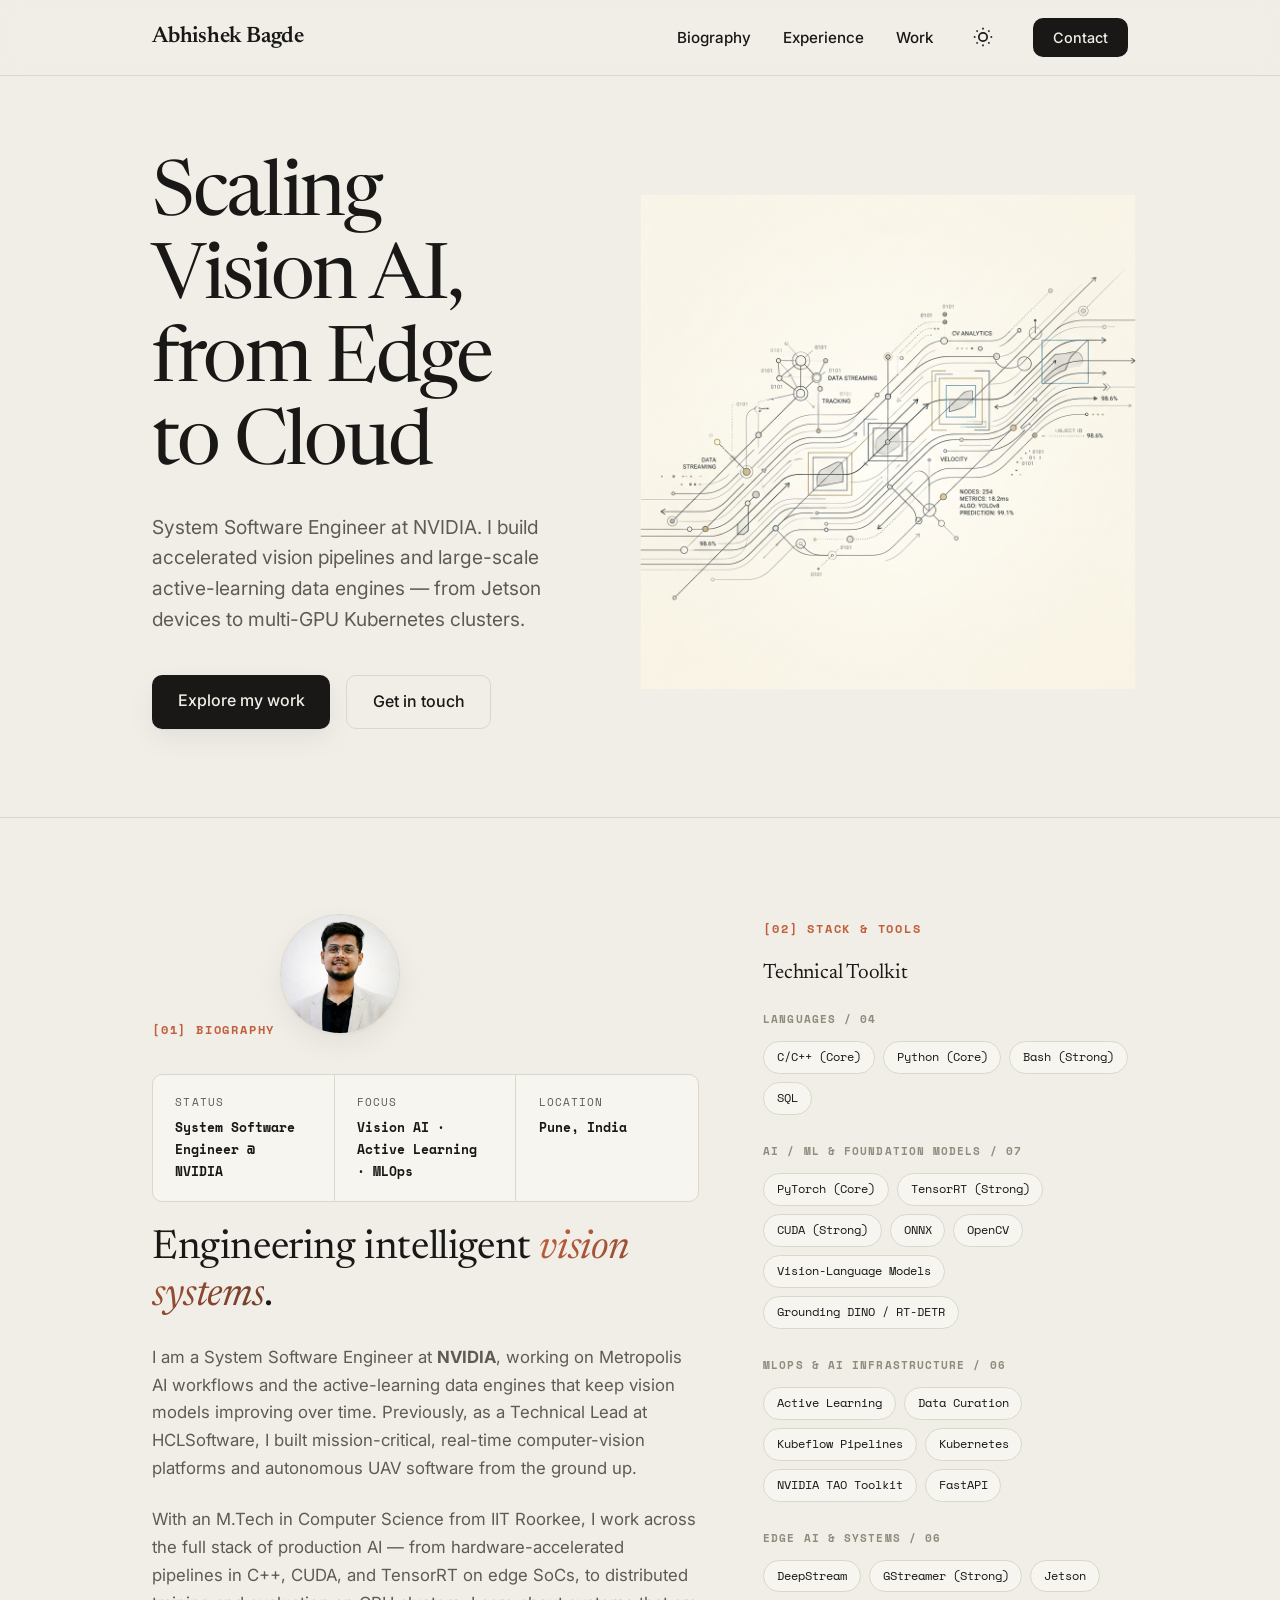
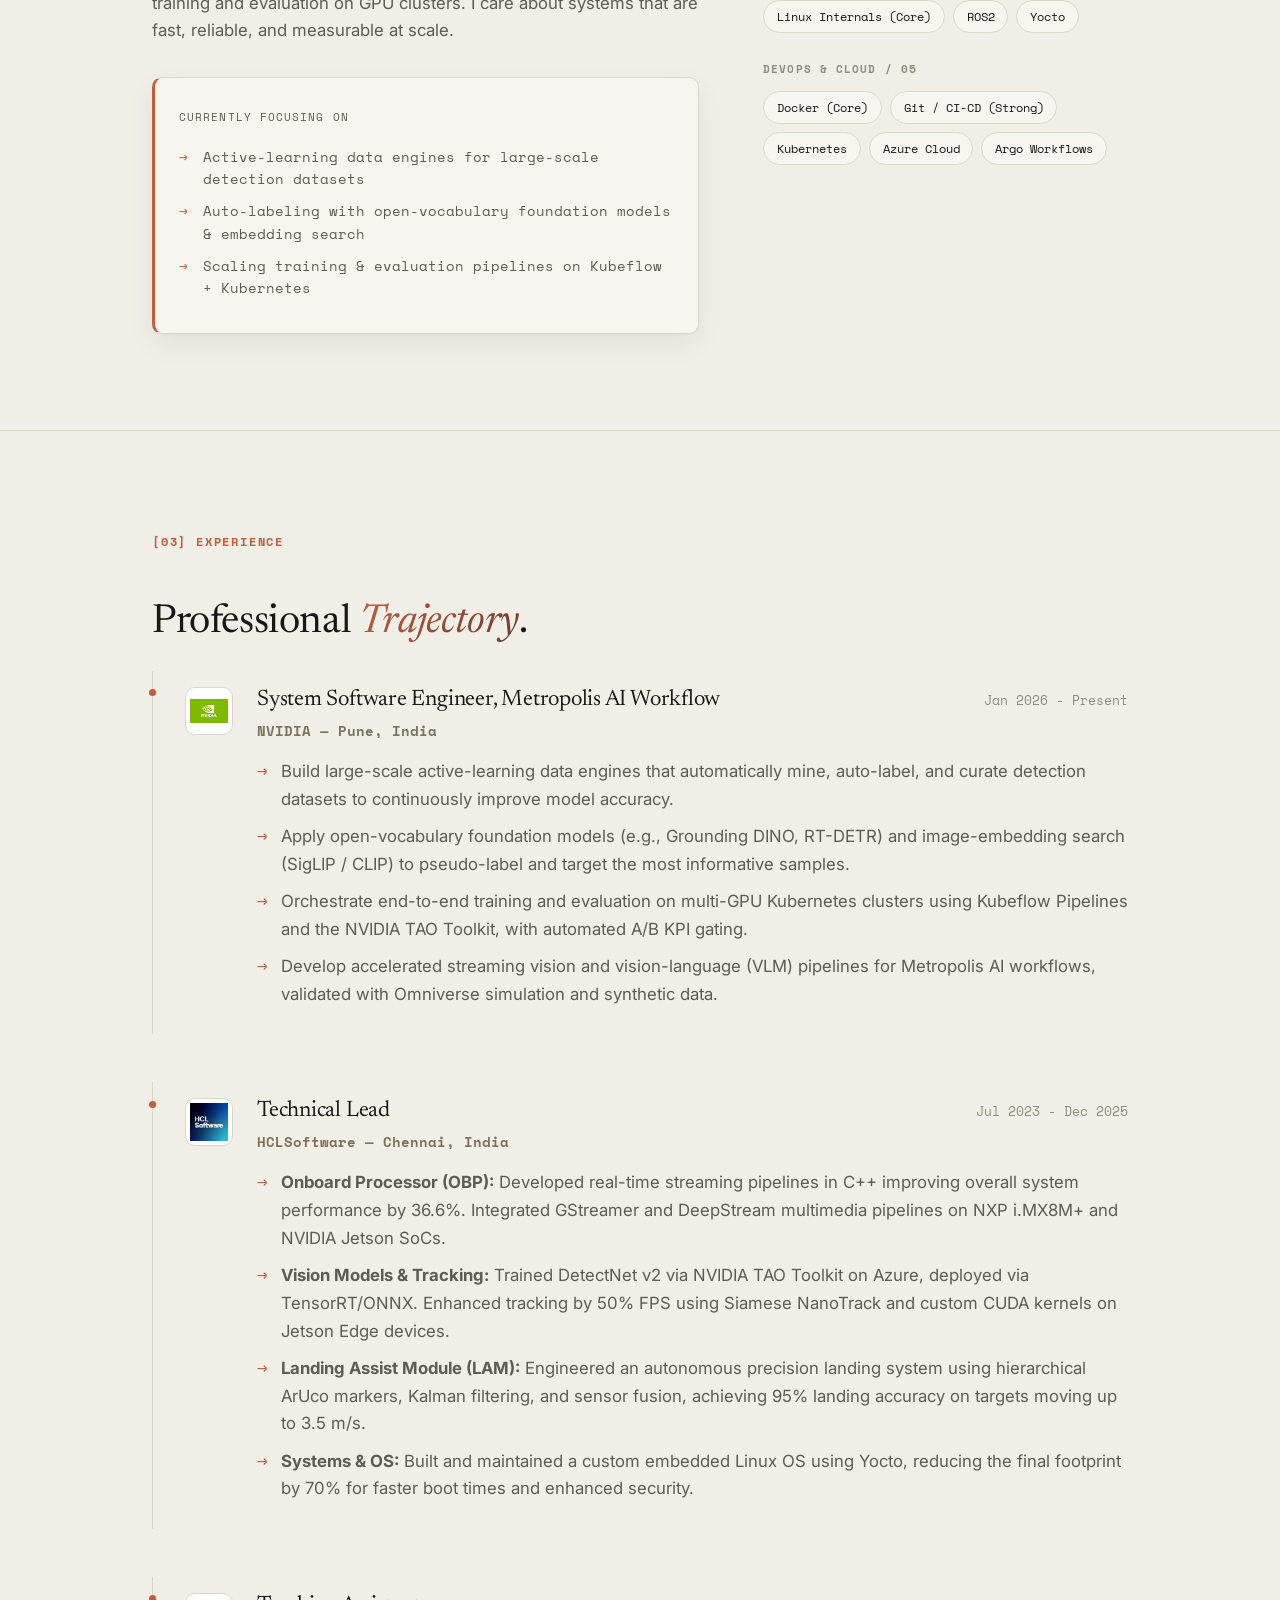
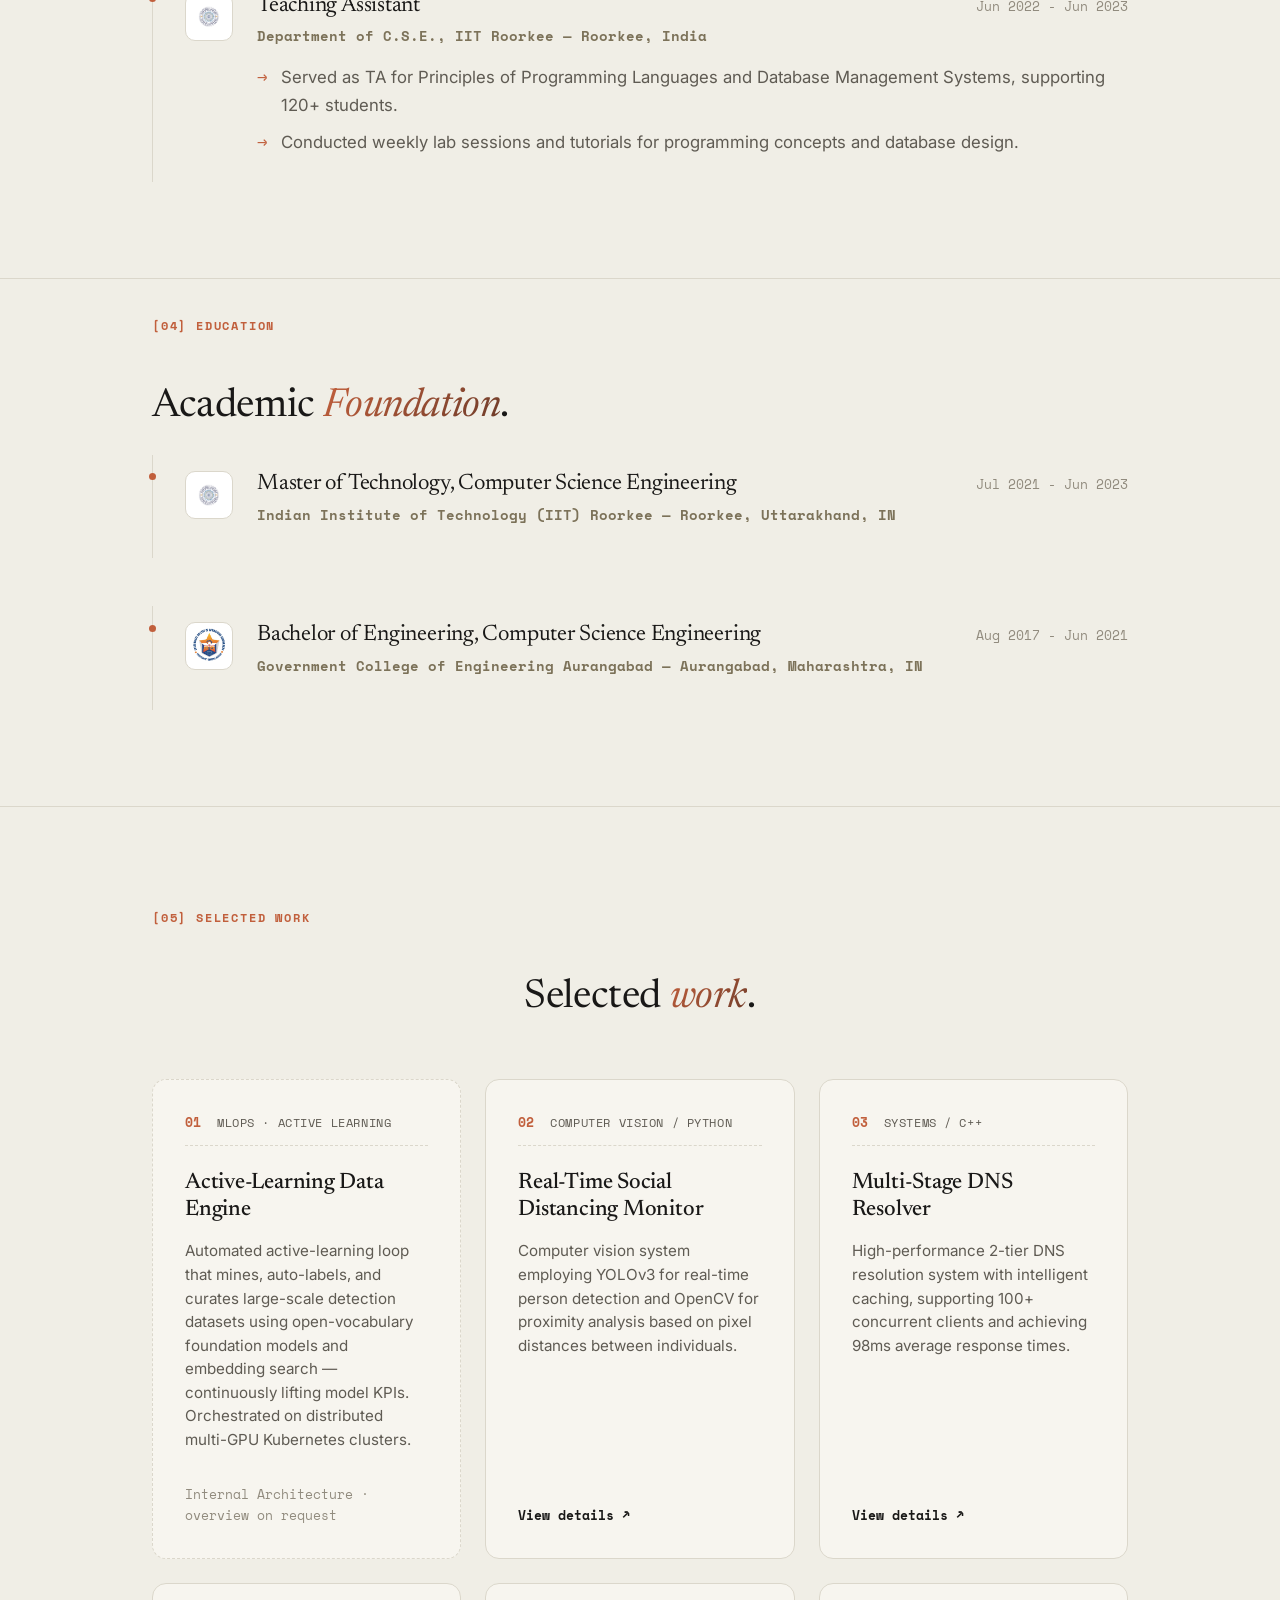
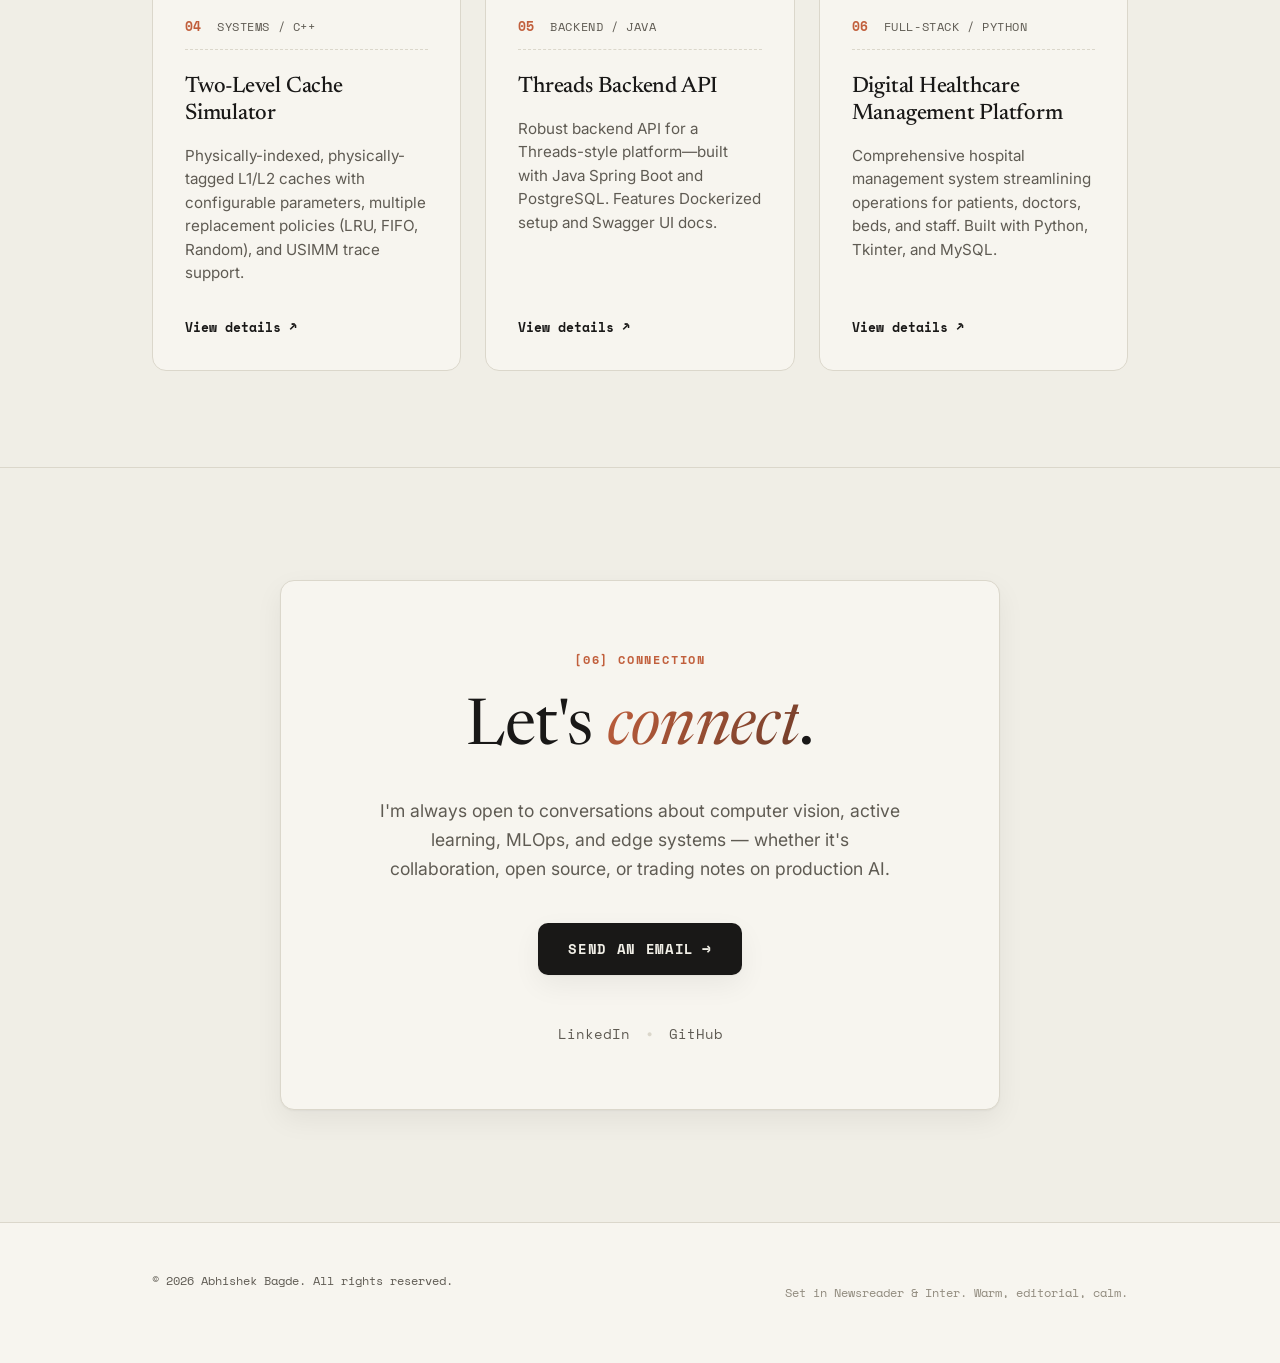
<file: index.html>
<!DOCTYPE html>
<html lang="en">
<head>
    <meta charset="UTF-8">
    <meta name="viewport" content="width=device-width, initial-scale=1.0">
    <title>Abhishek Bagde — Systems & Vision AI Engineer</title>
    <meta name="description" content="Abhishek Bagde — System Software Engineer at NVIDIA. I build accelerated computer-vision pipelines and large-scale active-learning data engines, from Jetson edge devices to multi-GPU Kubernetes clusters.">
    <meta name="author" content="Abhishek Bagde">
    <meta name="theme-color" content="#F0EEE6" media="(prefers-color-scheme: light)">
    <meta name="theme-color" content="#201F1D" media="(prefers-color-scheme: dark)">

    <!-- Open Graph -->
    <meta property="og:type" content="website">
    <meta property="og:title" content="Abhishek Bagde — Systems & Vision AI Engineer">
    <meta property="og:description" content="System Software Engineer at NVIDIA. Accelerated vision pipelines and large-scale active-learning data engines, from edge to cloud.">
    <meta property="og:url" content="https://abhishek100100.github.io/">
    <meta property="og:image" content="https://abhishek100100.github.io/images/hero-art.jpg">

    <!-- Twitter -->
    <meta name="twitter:card" content="summary_large_image">
    <meta name="twitter:title" content="Abhishek Bagde — Systems & Vision AI Engineer">
    <meta name="twitter:description" content="System Software Engineer at NVIDIA. Accelerated vision pipelines and large-scale active-learning data engines, from edge to cloud.">
    <meta name="twitter:image" content="https://abhishek100100.github.io/images/hero-art.jpg">

    <!-- Fonts: Newsreader (Serif display), Inter (Sans UI), Space Mono (Mono labels) -->
    <link rel="preconnect" href="https://fonts.googleapis.com">
    <link rel="preconnect" href="https://fonts.gstatic.com" crossorigin>
    <link href="https://fonts.googleapis.com/css2?family=Inter:wght@300;400;500;600;700&family=Newsreader:ital,opsz,wght@0,6..72,300..800;1,6..72,300..800&family=Space+Mono:ital,wght@0,400;0,700;1,400;1,700&display=swap" rel="stylesheet">
    <link rel="icon" type="image/jpeg" href="images/favicon.jpg">
    <link rel="stylesheet" href="style.css?v=1.3">

    <script type="application/ld+json">
    {
      "@context": "https://schema.org",
      "@type": "Person",
      "name": "Abhishek Bagde",
      "jobTitle": "System Software Engineer",
      "worksFor": { "@type": "Organization", "name": "NVIDIA" },
      "alumniOf": [
        { "@type": "CollegeOrUniversity", "name": "Indian Institute of Technology Roorkee" }
      ],
      "url": "https://abhishek100100.github.io/",
      "image": "https://abhishek100100.github.io/images/profile.png",
      "sameAs": [
        "https://www.linkedin.com/in/bagde-abhishek",
        "https://github.com/abhishek100100"
      ],
      "knowsAbout": ["Computer Vision", "Active Learning", "MLOps", "Kubernetes",
        "Kubeflow", "NVIDIA TAO Toolkit", "TensorRT", "CUDA", "DeepStream", "Edge AI"]
    }
    </script>

    <script>
        // Init theme immediately to prevent flash
        (function(){
            var d=document.documentElement;
            var t=localStorage.getItem('theme');
            if(t==='dark' || (!t && window.matchMedia('(prefers-color-scheme: dark)').matches)){
                d.setAttribute('data-theme', 'dark');
            }
        })();
    </script>
</head>
<body>
    <header id="site-header">
        <nav class="nav-container anthropic-nav">
            <div class="logo">
                <a href="#" id="nav-logo-link">Abhishek Bagde</a>
            </div>
            <div class="nav-right">
                <ul class="nav-links">
                    <li><a href="#about" id="nav-link-about">Biography</a></li>
                    <li><a href="#experience" id="nav-link-experience">Experience</a></li>
                    <li><a href="#projects" id="nav-link-projects">Work</a></li>
                </ul>
                <button id="theme-toggle" class="theme-btn" aria-label="Toggle Dark Mode">
                    <svg class="sun-icon" viewBox="0 0 24 24" width="20" height="20" stroke="currentColor" stroke-width="2" fill="none"><circle cx="12" cy="12" r="5"></circle><line x1="12" y1="1" x2="12" y2="3"></line><line x1="12" y1="21" x2="12" y2="23"></line><line x1="4.22" y1="4.22" x2="5.64" y2="5.64"></line><line x1="18.36" y1="18.36" x2="19.78" y2="19.78"></line><line x1="1" y1="12" x2="3" y2="12"></line><line x1="21" y1="12" x2="23" y2="12"></line><line x1="4.22" y1="19.78" x2="5.64" y2="18.36"></line><line x1="18.36" y1="5.64" x2="19.78" y2="4.22"></line></svg>
                    <svg class="moon-icon" viewBox="0 0 24 24" width="20" height="20" stroke="currentColor" stroke-width="2" fill="none" style="display:none;"><path d="M21 12.79A9 9 0 1 1 11.21 3 7 7 0 0 0 21 12.79z"></path></svg>
                </button>
                <a href="#contact" class="btn-dark-small">Contact</a>
            </div>
        </nav>
    </header>

    <main>

        <!-- Hero Section -->
        <section id="hero" class="section-hero reveal">
            <div class="container hero-container-anthropic">
                <div class="hero-text-col">
                    <h1 class="hero-headline">
                        Scaling Vision AI,<br>from Edge to Cloud
                    </h1>
                    <p class="hero-subheadline">
                        System Software Engineer at NVIDIA. I build accelerated vision pipelines and large-scale active-learning data engines — from Jetson devices to multi-GPU Kubernetes clusters.
                    </p>
                    <div class="hero-actions">
                        <a href="#projects" class="btn-dark">Explore my work</a>
                        <a href="#contact" class="btn-ghost">Get in touch</a>
                    </div>
                </div>
                <div class="hero-art-col">
                    <img src="images/hero-art.jpg" alt="Computer Vision Analytics Abstract Data Stream" class="hero-art-image">
                </div>
            </div>
        </section>

        <!-- About Section -->
        <section id="about" class="section-about reveal">
            <div class="container grid-two-col">
                <div class="about-left">
                    <div class="section-tag" id="about-tag">[01] BIOGRAPHY</div>
                    <div class="profile-wrapper">
                        <img src="images/profile.png" alt="Abhishek Bagde" class="profile-pic">
                    </div>

                    <!-- Metadata Paper Grid -->
                    <div class="metadata-grid metadata-bio">
                        <div class="metadata-item">
                            <span class="meta-label">STATUS</span>
                            <span class="meta-value">System Software Engineer @ NVIDIA</span>
                        </div>
                        <div class="metadata-item">
                            <span class="meta-label">FOCUS</span>
                            <span class="meta-value">Vision AI · Active Learning · MLOps</span>
                        </div>
                        <div class="metadata-item">
                            <span class="meta-label">LOCATION</span>
                            <span class="meta-value">Pune, India</span>
                        </div>
                    </div>

                    <h2 class="section-title">Engineering intelligent <em>vision systems</em>.</h2>
                    <p class="about-text">
                        I am a System Software Engineer at <strong>NVIDIA</strong>, working on Metropolis AI workflows and the active-learning data engines that keep vision models improving over time. Previously, as a Technical Lead at HCLSoftware, I built mission-critical, real-time computer-vision platforms and autonomous UAV software from the ground up.
                    </p>
                    <p class="about-text">
                        With an M.Tech in Computer Science from IIT Roorkee, I work across the full stack of production AI — from hardware-accelerated pipelines in C++, CUDA, and TensorRT on edge SoCs, to distributed training and evaluation on GPU clusters. I care about systems that are fast, reliable, and measurable at scale.
                    </p>

                    <!-- Currently Status Board -->
                    <div class="currently-board reveal">
                        <span class="meta-label">CURRENTLY FOCUSING ON</span>
                        <ul class="currently-list">
                            <li>Active-learning data engines for large-scale detection datasets</li>
                            <li>Auto-labeling with open-vocabulary foundation models &amp; embedding search</li>
                            <li>Scaling training &amp; evaluation pipelines on Kubeflow + Kubernetes</li>
                        </ul>
                    </div>
                </div>
                <div class="about-right">
                    <div class="section-tag" id="skills-tag">[02] STACK & TOOLS</div>
                    <h3 class="subsection-title">Technical Toolkit</h3>

                    <div class="skills-category">
                        <span class="category-name">LANGUAGES / 04</span>
                        <div class="skills-list">
                            <span class="skill-tag">C/C++ (Core)</span>
                            <span class="skill-tag">Python (Core)</span>
                            <span class="skill-tag">Bash (Strong)</span>
                            <span class="skill-tag">SQL</span>
                        </div>
                    </div>

                    <div class="skills-category">
                        <span class="category-name">AI / ML & FOUNDATION MODELS / 07</span>
                        <div class="skills-list">
                            <span class="skill-tag">PyTorch (Core)</span>
                            <span class="skill-tag">TensorRT (Strong)</span>
                            <span class="skill-tag">CUDA (Strong)</span>
                            <span class="skill-tag">ONNX</span>
                            <span class="skill-tag">OpenCV</span>
                            <span class="skill-tag">Vision-Language Models</span>
                            <span class="skill-tag">Grounding DINO / RT-DETR</span>
                        </div>
                    </div>

                    <div class="skills-category">
                        <span class="category-name">MLOPS & AI INFRASTRUCTURE / 06</span>
                        <div class="skills-list">
                            <span class="skill-tag">Active Learning</span>
                            <span class="skill-tag">Data Curation</span>
                            <span class="skill-tag">Kubeflow Pipelines</span>
                            <span class="skill-tag">Kubernetes</span>
                            <span class="skill-tag">NVIDIA TAO Toolkit</span>
                            <span class="skill-tag">FastAPI</span>
                        </div>
                    </div>

                    <div class="skills-category">
                        <span class="category-name">EDGE AI & SYSTEMS / 06</span>
                        <div class="skills-list">
                            <span class="skill-tag">DeepStream</span>
                            <span class="skill-tag">GStreamer (Strong)</span>
                            <span class="skill-tag">Jetson</span>
                            <span class="skill-tag">Linux Internals (Core)</span>
                            <span class="skill-tag">ROS2</span>
                            <span class="skill-tag">Yocto</span>
                        </div>
                    </div>

                    <div class="skills-category">
                        <span class="category-name">DEVOPS & CLOUD / 05</span>
                        <div class="skills-list">
                            <span class="skill-tag">Docker (Core)</span>
                            <span class="skill-tag">Git / CI-CD (Strong)</span>
                            <span class="skill-tag">Kubernetes</span>
                            <span class="skill-tag">Azure Cloud</span>
                            <span class="skill-tag">Argo Workflows</span>
                        </div>
                    </div>
                </div>
            </div>
        </section>

        <!-- Experience Section -->
        <section id="experience" class="section-experience reveal">
            <div class="container">
                <div class="section-tag" id="experience-tag">[03] EXPERIENCE</div>
                <h2 class="section-title">Professional <em>Trajectory</em>.</h2>

                <div class="experience-list">
                    <div class="experience-item with-logo">
                        <div class="exp-logo">
                            <img src="images/nvidia-logo.png" alt="NVIDIA Logo" onerror="this.style.display='none'">
                        </div>
                        <div class="exp-content">
                            <div class="exp-header">
                                <h3 class="exp-title">System Software Engineer, Metropolis AI Workflow</h3>
                                <span class="exp-date">Jan 2026 - Present</span>
                            </div>
                            <div class="exp-company">NVIDIA — Pune, India</div>
                            <ul class="exp-details">
                                <li>Build large-scale active-learning data engines that automatically mine, auto-label, and curate detection datasets to continuously improve model accuracy.</li>
                                <li>Apply open-vocabulary foundation models (e.g., Grounding DINO, RT-DETR) and image-embedding search (SigLIP / CLIP) to pseudo-label and target the most informative samples.</li>
                                <li>Orchestrate end-to-end training and evaluation on multi-GPU Kubernetes clusters using Kubeflow Pipelines and the NVIDIA TAO Toolkit, with automated A/B KPI gating.</li>
                                <li>Develop accelerated streaming vision and vision-language (VLM) pipelines for Metropolis AI workflows, validated with Omniverse simulation and synthetic data.</li>
                            </ul>
                        </div>
                    </div>

                    <div class="experience-item with-logo">
                        <div class="exp-logo">
                            <img src="images/hcl-logo.png" alt="HCLSoftware Logo" onerror="this.style.display='none'">
                        </div>
                        <div class="exp-content">
                            <div class="exp-header">
                                <h3 class="exp-title">Technical Lead</h3>
                                <span class="exp-date">Jul 2023 - Dec 2025</span>
                            </div>
                            <div class="exp-company">HCLSoftware — Chennai, India</div>
                            <ul class="exp-details">
                                <li><strong>Onboard Processor (OBP):</strong> Developed real-time streaming pipelines in C++ improving overall system performance by 36.6%. Integrated GStreamer and DeepStream multimedia pipelines on NXP i.MX8M+ and NVIDIA Jetson SoCs.</li>
                                <li><strong>Vision Models & Tracking:</strong> Trained DetectNet v2 via NVIDIA TAO Toolkit on Azure, deployed via TensorRT/ONNX. Enhanced tracking by 50% FPS using Siamese NanoTrack and custom CUDA kernels on Jetson Edge devices.</li>
                                <li><strong>Landing Assist Module (LAM):</strong> Engineered an autonomous precision landing system using hierarchical ArUco markers, Kalman filtering, and sensor fusion, achieving 95% landing accuracy on targets moving up to 3.5 m/s.</li>
                                <li><strong>Systems & OS:</strong> Built and maintained a custom embedded Linux OS using Yocto, reducing the final footprint by 70% for faster boot times and enhanced security.</li>
                            </ul>
                        </div>
                    </div>

                    <div class="experience-item with-logo">
                        <div class="exp-logo">
                            <img src="images/iitr-logo.png" alt="IIT Roorkee Logo" onerror="this.style.display='none'">
                        </div>
                        <div class="exp-content">
                            <div class="exp-header">
                                <h3 class="exp-title">Teaching Assistant</h3>
                                <span class="exp-date">Jun 2022 - Jun 2023</span>
                            </div>
                            <div class="exp-company">Department of C.S.E., IIT Roorkee — Roorkee, India</div>
                            <ul class="exp-details">
                                <li>Served as TA for Principles of Programming Languages and Database Management Systems, supporting 120+ students.</li>
                                <li>Conducted weekly lab sessions and tutorials for programming concepts and database design.</li>
                            </ul>
                        </div>
                    </div>
                </div>
            </div>
        </section>

        <!-- Education Section -->
        <section id="education" class="section-experience reveal" style="padding-top: 2rem;">
            <div class="container">
                <div class="section-tag" id="education-tag">[04] EDUCATION</div>
                <h2 class="section-title">Academic <em>Foundation</em>.</h2>

                <div class="experience-list">
                    <div class="experience-item with-logo">
                        <div class="exp-logo">
                            <img src="images/iitr-logo.png" alt="IIT Roorkee Logo" onerror="this.style.display='none'">
                        </div>
                        <div class="exp-content">
                            <div class="exp-header">
                                <h3 class="exp-title">Master of Technology, Computer Science Engineering</h3>
                                <span class="exp-date">Jul 2021 - Jun 2023</span>
                            </div>
                            <div class="exp-company">Indian Institute of Technology (IIT) Roorkee — Roorkee, Uttarakhand, IN</div>
                        </div>
                    </div>

                    <div class="experience-item with-logo">
                        <div class="exp-logo">
                            <img src="images/geca-logo.png" alt="GECA Logo" onerror="this.style.display='none'">
                        </div>
                        <div class="exp-content">
                            <div class="exp-header">
                                <h3 class="exp-title">Bachelor of Engineering, Computer Science Engineering</h3>
                                <span class="exp-date">Aug 2017 - Jun 2021</span>
                            </div>
                            <div class="exp-company">Government College of Engineering Aurangabad — Aurangabad, Maharashtra, IN</div>
                        </div>
                    </div>
                </div>
            </div>
        </section>

        <!-- Projects Section -->
        <section id="projects" class="section-projects reveal">
            <div class="container">
                <div class="section-tag" id="projects-tag">[05] SELECTED WORK</div>
                <h2 class="section-title text-center">Selected <em>work</em>.</h2>

                <div class="project-text-grid">
                    <!-- Flagship (non-linked to protect internals) -->
                    <div class="project-card-textual is-static">
                        <div class="card-header">
                            <span class="project-num">01</span>
                            <span class="project-category">MLOps · Active Learning</span>
                        </div>
                        <h3 class="project-title">Active-Learning Data Engine</h3>
                        <p class="project-description">
                            Automated active-learning loop that mines, auto-labels, and curates large-scale detection datasets using open-vocabulary foundation models and embedding search — continuously lifting model KPIs. Orchestrated on distributed multi-GPU Kubernetes clusters.
                        </p>
                        <div class="card-footer">
                            <span class="view-link is-muted">Internal Architecture · overview on request</span>
                        </div>
                    </div>

                    <!-- Project 2 -->
                    <a href="https://github.com/Abhishek100100/Real-Time-Social-Distancing-Monitoring-System" target="_blank" rel="noopener noreferrer" class="project-card-textual">
                        <div class="card-header">
                            <span class="project-num">02</span>
                            <span class="project-category">Computer Vision / Python</span>
                        </div>
                        <h3 class="project-title">Real-Time Social Distancing Monitor</h3>
                        <p class="project-description">
                            Computer vision system employing YOLOv3 for real-time person detection and OpenCV for proximity analysis based on pixel distances between individuals.
                        </p>
                        <div class="card-footer">
                            <span class="view-link">View details ↗</span>
                        </div>
                    </a>

                    <!-- Project 3 -->
                    <a href="https://github.com/Abhishek100100/Multi-Stage-DNS-Resolver-Using-Socket-Programming" target="_blank" rel="noopener noreferrer" class="project-card-textual">
                        <div class="card-header">
                            <span class="project-num">03</span>
                            <span class="project-category">Systems / C++</span>
                        </div>
                        <h3 class="project-title">Multi-Stage DNS Resolver</h3>
                        <p class="project-description">
                            High-performance 2-tier DNS resolution system with intelligent caching, supporting 100+ concurrent clients and achieving 98ms average response times.
                        </p>
                        <div class="card-footer">
                            <span class="view-link">View details ↗</span>
                        </div>
                    </a>

                    <!-- Project 4 -->
                    <a href="https://github.com/Abhishek100100/two-level-cache-simulator" target="_blank" rel="noopener noreferrer" class="project-card-textual">
                        <div class="card-header">
                            <span class="project-num">04</span>
                            <span class="project-category">Systems / C++</span>
                        </div>
                        <h3 class="project-title">Two-Level Cache Simulator</h3>
                        <p class="project-description">
                            Physically-indexed, physically-tagged L1/L2 caches with configurable parameters, multiple replacement policies (LRU, FIFO, Random), and USIMM trace support.
                        </p>
                        <div class="card-footer">
                            <span class="view-link">View details ↗</span>
                        </div>
                    </a>

                    <!-- Project 5 -->
                    <a href="https://github.com/Abhishek100100/threads-backend-api" target="_blank" rel="noopener noreferrer" class="project-card-textual">
                        <div class="card-header">
                            <span class="project-num">05</span>
                            <span class="project-category">Backend / Java</span>
                        </div>
                        <h3 class="project-title">Threads Backend API</h3>
                        <p class="project-description">
                            Robust backend API for a Threads-style platform—built with Java Spring Boot and PostgreSQL. Features Dockerized setup and Swagger UI docs.
                        </p>
                        <div class="card-footer">
                            <span class="view-link">View details ↗</span>
                        </div>
                    </a>

                    <!-- Project 6 -->
                    <a href="https://github.com/Abhishek100100/Digital-Healthcare-Management-Platform" target="_blank" rel="noopener noreferrer" class="project-card-textual">
                        <div class="card-header">
                            <span class="project-num">06</span>
                            <span class="project-category">Full-Stack / Python</span>
                        </div>
                        <h3 class="project-title">Digital Healthcare Management Platform</h3>
                        <p class="project-description">
                            Comprehensive hospital management system streamlining operations for patients, doctors, beds, and staff. Built with Python, Tkinter, and MySQL.
                        </p>
                        <div class="card-footer">
                            <span class="view-link">View details ↗</span>
                        </div>
                    </a>
                </div>
            </div>
        </section>

        <!-- Contact Section -->
        <section id="contact" class="section-contact reveal">
            <div class="container">
                <div class="contact-box">
                    <div class="section-tag" id="contact-tag">[06] CONNECTION</div>
                    <h2 class="contact-catchphrase">Let's <em>connect</em>.</h2>
                    <p class="contact-text">
                        I'm always open to conversations about computer vision, active learning, MLOps, and edge systems — whether it's collaboration, open source, or trading notes on production AI.
                    </p>
                    <div class="contact-action">
                        <a href="mailto:bagdeabhishek.rahul@gmail.com" class="btn btn-retro" id="contact-btn">
                            Send an Email <span class="arrow">→</span>
                        </a>
                    </div>
                    <div class="social-links">
                        <a href="https://www.linkedin.com/in/bagde-abhishek" target="_blank" rel="noopener noreferrer" class="social-link-item" id="linkedin-link">LinkedIn</a>
                        <span class="dot-separator">•</span>
                        <a href="https://github.com/abhishek100100" target="_blank" rel="noopener noreferrer" class="social-link-item" id="github-link">GitHub</a>
                    </div>
                </div>
            </div>
        </section>
    </main>

    <footer id="site-footer">
        <div class="container footer-container">
            <p class="footer-copy">&copy; 2026 Abhishek Bagde. All rights reserved.</p>
            <p class="footer-colophon">Set in Newsreader & Inter. Warm, editorial, calm.</p>
        </div>
    </footer>

    <script src="script.js?v=1.2"></script>
</body>
</html>
</file>
<file: style.css>
/* ==========================================================================
   WARM EDITORIAL — ANTHROPIC-INSPIRED DESIGN SYSTEM
   Ivory + clay palette, serif display, soft shadows, calm motion.
   ========================================================================== */

:root {
    /* Color Palette — Light (warm ivory) */
    --bg-primary: #F0EEE6;
    --bg-secondary: #F7F5EF;
    --bg-tertiary: #E9E6DB;
    --bg-header: rgba(240, 238, 230, 0.82);
    --bg-header-scrolled: rgba(240, 238, 230, 0.94);

    --text-primary: #191817;
    --text-muted: #5F5B53;
    --text-light: #918B7E;

    --accent: #C15F3C;          /* Clay / terracotta */
    --accent-hover: #A64E2E;
    --accent-soft: rgba(193, 95, 60, 0.12);
    --accent-secondary: #7C7259; /* Warm stone */

    --border-color: #DBD7CB;
    --border-dark: #191817;

    /* Typography */
    --font-serif: 'Newsreader', Georgia, 'Times New Roman', serif;
    --font-sans: 'Inter', -apple-system, BlinkMacSystemFont, "Segoe UI", Roboto, sans-serif;
    --font-mono: 'Space Mono', 'SFMono-Regular', Menlo, monospace;

    /* Layout & Spacing */
    --container-width: 1040px;
    --radius: 14px;
    --radius-sm: 10px;
    --shadow-soft: 0 1px 2px rgba(25, 24, 23, 0.04), 0 10px 28px rgba(25, 24, 23, 0.06);
    --shadow-lift: 0 2px 4px rgba(25, 24, 23, 0.06), 0 18px 40px rgba(25, 24, 23, 0.10);
    --transition-smooth: 0.25s cubic-bezier(0.16, 1, 0.3, 1);
}

[data-theme="dark"] {
    /* Color Palette — Dark (warm charcoal) */
    --bg-primary: #201F1D;
    --bg-secondary: #2A2926;
    --bg-tertiary: #33322E;
    --bg-header: rgba(32, 31, 29, 0.82);
    --bg-header-scrolled: rgba(32, 31, 29, 0.94);

    --text-primary: #F0EEE6;
    --text-muted: #B6B0A3;
    --text-light: #847E71;

    --accent: #DE7F5A;
    --accent-hover: #E8926E;
    --accent-soft: rgba(222, 127, 90, 0.16);
    --accent-secondary: #A99E86;

    --border-color: #3B3A35;
    --border-dark: #F0EEE6;

    --shadow-soft: 0 1px 2px rgba(0, 0, 0, 0.30), 0 10px 28px rgba(0, 0, 0, 0.36);
    --shadow-lift: 0 2px 4px rgba(0, 0, 0, 0.34), 0 18px 40px rgba(0, 0, 0, 0.46);
}

/* Base */
* {
    box-sizing: border-box;
    margin: 0;
    padding: 0;
}

html {
    scroll-behavior: smooth;
    background-color: var(--bg-primary);
}

body {
    font-family: var(--font-sans);
    background-color: var(--bg-primary);
    color: var(--text-primary);
    line-height: 1.65;
    font-size: 1.05rem;
    -webkit-font-smoothing: antialiased;
    text-rendering: optimizeLegibility;
    position: relative;
    overflow-x: hidden;
    transition: background-color 0.4s ease, color 0.4s ease;
}

img {
    max-width: 100%;
}

::selection {
    background: var(--accent-soft);
    color: var(--text-primary);
}

/* Layout Utilities */
.container {
    max-width: var(--container-width);
    margin: 0 auto;
    padding: 0 2rem;
    width: 100%;
}

.grid-two-col {
    display: grid;
    grid-template-columns: 1.2fr 0.8fr;
    gap: 4rem;
}

@media (max-width: 768px) {
    .grid-two-col {
        grid-template-columns: 1fr;
        gap: 3rem;
    }
}

/* Typography */
h1, h2, h3, h4 {
    font-family: var(--font-serif);
    font-weight: 400;
    color: var(--text-primary);
    line-height: 1.18;
    letter-spacing: -0.01em;
}

em {
    font-family: var(--font-serif);
    font-style: italic;
    color: var(--accent);
    background: linear-gradient(135deg, var(--accent), var(--text-primary));
    -webkit-background-clip: text;
    -webkit-text-fill-color: transparent;
    background-size: 200% 200%;
    animation: gradientShift 5s ease infinite;
}

@keyframes gradientShift {
    0% { background-position: 0% 50%; }
    50% { background-position: 100% 50%; }
    100% { background-position: 0% 50%; }
}

p {
    margin-bottom: 1.5rem;
}

p:last-child {
    margin-bottom: 0;
}

a {
    color: var(--text-primary);
    text-decoration: none;
    transition: var(--transition-smooth);
}

/* Monospace Section Tags */
.section-tag {
    font-family: var(--font-mono);
    font-size: 0.75rem;
    letter-spacing: 0.15em;
    color: var(--accent);
    text-transform: uppercase;
    margin-bottom: 1.5rem;
    display: inline-block;
    font-weight: 700;
}

.text-center {
    text-align: center;
}

/* Header & Navigation */
#site-header {
    background-color: var(--bg-header);
    backdrop-filter: blur(10px);
    -webkit-backdrop-filter: blur(10px);
    border-bottom: 1px solid var(--border-color);
    position: sticky;
    top: 0;
    z-index: 100;
    transition: background-color 0.4s ease, box-shadow 0.3s ease, border-color 0.3s ease;
}

.nav-container {
    display: flex;
    justify-content: space-between;
    align-items: center;
    max-width: var(--container-width);
    margin: 0 auto;
    padding: 1.1rem 2rem;
}

.anthropic-nav .nav-right {
    display: flex;
    align-items: center;
    gap: 2rem;
}

.theme-btn {
    background: none;
    border: none;
    color: var(--text-primary);
    cursor: pointer;
    display: flex;
    align-items: center;
    justify-content: center;
    padding: 0.5rem;
    border-radius: 50%;
    transition: background-color 0.3s ease, transform 0.3s ease;
}

.theme-btn:hover {
    background-color: var(--bg-tertiary);
    transform: rotate(12deg);
}

.logo a {
    font-family: var(--font-serif);
    font-size: 1.4rem;
    font-weight: 600;
    letter-spacing: -0.01em;
    color: var(--text-primary);
}

.nav-links {
    list-style: none;
    display: flex;
    gap: 2rem;
}

.nav-links a {
    font-family: var(--font-sans);
    font-size: 0.95rem;
    font-weight: 500;
    color: var(--text-primary);
    position: relative;
    padding: 0.25rem 0;
    transition: color 0.2s ease;
}

.nav-links a:hover {
    color: var(--accent);
}

@media (max-width: 640px) {
    .nav-links {
        display: none;
    }
}

.btn-dark-small {
    background-color: var(--text-primary);
    color: var(--bg-primary);
    font-family: var(--font-sans);
    font-size: 0.9rem;
    font-weight: 500;
    padding: 0.5rem 1.25rem;
    border-radius: var(--radius-sm);
    transition: background-color 0.2s ease, transform 0.2s ease, color 0.2s ease;
}

.btn-dark-small:hover {
    background-color: var(--accent);
    color: #fff;
    transform: translateY(-1px);
}

/* Hero Section */
.section-hero {
    padding: 5rem 0 5.5rem 0;
    border-bottom: 1px solid var(--border-color);
    overflow: hidden;
}

.hero-container-anthropic {
    display: flex;
    align-items: center;
    justify-content: space-between;
    gap: 4rem;
}

.hero-text-col {
    flex: 1;
    max-width: 600px;
    padding-right: 2rem;
}

.hero-headline {
    font-size: clamp(3rem, 6vw, 4.8rem);
    line-height: 1.08;
    letter-spacing: -0.03em;
    margin-bottom: 1.5rem;
}

.hero-subheadline {
    font-family: var(--font-sans);
    font-size: 1.2rem;
    line-height: 1.6;
    color: var(--text-muted);
    margin-bottom: 2.5rem;
    max-width: 500px;
}

.hero-actions {
    display: flex;
    gap: 1rem;
    flex-wrap: wrap;
}

.btn-dark {
    display: inline-block;
    background-color: var(--text-primary);
    color: var(--bg-primary);
    font-family: var(--font-sans);
    font-size: 1rem;
    font-weight: 500;
    padding: 0.8rem 1.6rem;
    border-radius: var(--radius-sm);
    box-shadow: var(--shadow-soft);
    transition: background-color 0.2s ease, transform 0.2s ease, color 0.2s ease, box-shadow 0.2s ease;
}

.btn-dark:hover {
    background-color: var(--accent);
    color: #fff;
    transform: translateY(-2px);
    box-shadow: var(--shadow-lift);
}

.btn-ghost {
    display: inline-block;
    background-color: transparent;
    color: var(--text-primary);
    border: 1px solid var(--border-color);
    font-family: var(--font-sans);
    font-size: 1rem;
    font-weight: 500;
    padding: 0.8rem 1.6rem;
    border-radius: var(--radius-sm);
    transition: border-color 0.2s ease, background-color 0.2s ease, transform 0.2s ease;
}

.btn-ghost:hover {
    border-color: var(--text-primary);
    background-color: var(--accent-soft);
    transform: translateY(-2px);
}

.hero-art-col {
    flex: 1.2;
    display: flex;
    justify-content: flex-end;
    position: relative;
}

.hero-art-image {
    width: 100%;
    max-width: 700px;
    height: auto;
    object-fit: contain;
    mix-blend-mode: multiply;
    transform: scale(1.03);
}

@media (max-width: 900px) {
    .hero-container-anthropic {
        flex-direction: column;
        text-align: left;
    }
    .hero-text-col {
        padding-right: 0;
        max-width: none;
    }
    .hero-art-col {
        justify-content: center;
    }
}

/* Metadata Paper Grid */
.metadata-grid {
    display: grid;
    grid-template-columns: repeat(3, 1fr);
    border: 1px solid var(--border-color);
    border-radius: var(--radius-sm);
    background-color: var(--bg-secondary);
    overflow: hidden;
}

.metadata-item {
    padding: 1.15rem 1.4rem;
    display: flex;
    flex-direction: column;
    gap: 0.35rem;
}

.metadata-item:not(:last-child) {
    border-right: 1px solid var(--border-color);
}

.meta-label {
    font-family: var(--font-mono);
    font-size: 0.68rem;
    letter-spacing: 0.1em;
    color: var(--text-muted);
}

.meta-value {
    font-family: var(--font-mono);
    font-size: 0.82rem;
    font-weight: 700;
    color: var(--text-primary);
}

@media (max-width: 640px) {
    .metadata-grid {
        grid-template-columns: 1fr;
    }
    .metadata-item:not(:last-child) {
        border-right: none;
        border-bottom: 1px solid var(--border-color);
    }
}

/* Biography & Skills */
.section-about {
    padding: 6rem 0;
    border-bottom: 1px solid var(--border-color);
}

.section-title {
    font-size: clamp(1.9rem, 4vw, 2.5rem);
    margin-bottom: 1.5rem;
    margin-top: 1.5rem;
}

.about-text {
    color: var(--text-muted);
    font-size: 1.05rem;
    margin-bottom: 1.5rem;
}

.subsection-title {
    font-size: 1.3rem;
    margin-bottom: 1.5rem;
    color: var(--text-primary);
    font-family: var(--font-serif);
}

.skills-category {
    margin-bottom: 1.75rem;
}

.category-name {
    display: block;
    font-family: var(--font-mono);
    font-size: 0.68rem;
    letter-spacing: 0.1em;
    color: var(--text-light);
    margin-bottom: 0.75rem;
    font-weight: 700;
}

.skills-list {
    display: flex;
    flex-wrap: wrap;
    gap: 0.5rem;
}

.skill-tag {
    font-family: var(--font-mono);
    font-size: 0.75rem;
    color: var(--text-primary);
    background-color: var(--bg-secondary);
    border: 1px solid var(--border-color);
    padding: 0.35rem 0.8rem;
    border-radius: 999px;
    transition: var(--transition-smooth);
}

.skill-tag:hover {
    border-color: var(--accent);
    background-color: var(--accent-soft);
    transform: translateY(-1px);
}

/* Experience */
.section-experience {
    padding: 6rem 0;
    border-bottom: 1px solid var(--border-color);
}

.experience-list {
    display: flex;
    flex-direction: column;
    gap: 3rem;
}

.experience-item {
    padding: 1rem 0 1rem 2rem;
    border-left: 1px solid var(--border-color);
    position: relative;
    transition: transform 0.4s cubic-bezier(0.16, 1, 0.3, 1);
    border-radius: 0 var(--radius-sm) var(--radius-sm) 0;
}

.experience-item:hover {
    transform: translateX(6px);
}

.experience-item::before {
    content: '';
    position: absolute;
    left: -4px;
    top: 1.15rem;
    width: 7px;
    height: 7px;
    border-radius: 50%;
    background-color: var(--accent);
}

.experience-item.with-logo {
    display: flex;
    gap: 1.5rem;
    align-items: flex-start;
}

.exp-logo {
    flex-shrink: 0;
    width: 48px;
    height: 48px;
    background-color: #ffffff;
    border: 1px solid var(--border-color);
    border-radius: var(--radius-sm);
    padding: 4px;
    display: flex;
    align-items: center;
    justify-content: center;
    overflow: hidden;
}

.exp-logo img {
    width: 100%;
    height: 100%;
    object-fit: contain;
}

.exp-content {
    flex: 1;
}

.exp-header {
    display: flex;
    justify-content: space-between;
    align-items: baseline;
    margin-bottom: 0.4rem;
    flex-wrap: wrap;
    gap: 1rem;
}

.exp-title {
    font-size: 1.4rem;
    color: var(--text-primary);
}

.exp-date {
    font-family: var(--font-mono);
    font-size: 0.8rem;
    color: var(--text-light);
}

.exp-company {
    font-family: var(--font-mono);
    font-size: 0.85rem;
    color: var(--accent-secondary);
    margin-bottom: 1rem;
    font-weight: 700;
}

.exp-details {
    list-style-type: none;
    color: var(--text-muted);
}

.exp-details li {
    margin-bottom: 0.6rem;
    padding-left: 1.5rem;
    position: relative;
}

.exp-details li::before {
    content: '→';
    position: absolute;
    left: 0;
    color: var(--accent);
    font-family: var(--font-mono);
}

/* Projects */
.section-projects {
    padding: 6rem 0;
    border-bottom: 1px solid var(--border-color);
    background-color: var(--bg-primary);
}

.project-text-grid {
    display: grid;
    grid-template-columns: repeat(auto-fit, minmax(300px, 1fr));
    gap: 1.5rem;
    margin-top: 3.5rem;
}

.project-card-textual {
    background-color: var(--bg-secondary);
    border: 1px solid var(--border-color);
    border-radius: var(--radius);
    padding: 2rem;
    display: flex;
    flex-direction: column;
    text-decoration: none;
    color: inherit;
    transition: transform 0.3s ease, box-shadow 0.3s ease, border-color 0.3s ease;
    height: 100%;
    position: relative;
}

.project-card-textual:not(.is-static):hover {
    transform: translateY(-4px);
    box-shadow: var(--shadow-lift);
    border-color: var(--accent);
}

.project-card-textual.is-static {
    cursor: default;
    border-style: dashed;
}

.card-header {
    display: flex;
    align-items: baseline;
    gap: 1rem;
    margin-bottom: 1.5rem;
    border-bottom: 1px dashed var(--border-color);
    padding-bottom: 0.75rem;
    transition: border-color 0.3s ease;
}

.project-card-textual:not(.is-static):hover .card-header {
    border-bottom-color: var(--accent);
}

.card-header .project-num {
    font-family: var(--font-mono);
    font-size: 0.8rem;
    color: var(--accent);
    font-weight: 700;
}

.card-header .project-category {
    font-family: var(--font-mono);
    font-size: 0.72rem;
    color: var(--text-muted);
    letter-spacing: 0.05em;
    text-transform: uppercase;
}

.project-card-textual .project-title {
    font-size: 1.4rem;
    font-weight: 500;
    margin-bottom: 1rem;
    line-height: 1.2;
}

.project-card-textual .project-description {
    font-size: 0.95rem;
    line-height: 1.55;
    color: var(--text-muted);
    margin-bottom: 2rem;
    flex-grow: 1;
}

.project-card-textual .card-footer {
    margin-top: auto;
    font-family: var(--font-mono);
    font-size: 0.8rem;
    font-weight: 700;
}

.project-card-textual .view-link {
    display: inline-block;
    transition: transform 0.3s ease, color 0.3s ease;
    color: var(--text-primary);
}

.project-card-textual .view-link.is-muted {
    color: var(--text-light);
    font-weight: 400;
}

.project-card-textual:not(.is-static):hover .view-link {
    color: var(--accent);
    transform: translateX(4px);
}

/* Contact */
.section-contact {
    padding: 7rem 0;
    background-color: var(--bg-primary);
}

.contact-box {
    border: 1px solid var(--border-color);
    background-color: var(--bg-secondary);
    border-radius: var(--radius);
    box-shadow: var(--shadow-soft);
    padding: 4rem 3rem;
    text-align: center;
    max-width: 720px;
    margin: 0 auto;
}

.contact-text {
    color: var(--text-muted);
    font-size: 1.1rem;
    max-width: 520px;
    margin: 0 auto 2.5rem auto;
}

.contact-catchphrase {
    font-size: clamp(2.5rem, 6vw, 4rem);
    line-height: 1.1;
    margin-bottom: 2rem;
    color: var(--text-primary);
    font-weight: 400;
}

.btn-retro {
    display: inline-flex;
    align-items: center;
    gap: 0.5rem;
    background-color: var(--text-primary);
    color: var(--bg-primary);
    border: none;
    padding: 0.9rem 1.9rem;
    border-radius: var(--radius-sm);
    font-family: var(--font-mono);
    font-size: 0.85rem;
    font-weight: 700;
    text-transform: uppercase;
    letter-spacing: 0.05em;
    box-shadow: var(--shadow-soft);
    transition: background-color 0.2s ease, color 0.2s ease, transform 0.2s ease, box-shadow 0.2s ease;
}

.btn-retro:hover {
    transform: translateY(-2px);
    box-shadow: var(--shadow-lift);
    background-color: var(--accent);
    color: #fff;
}

.btn-retro .arrow {
    transition: transform var(--transition-smooth);
}

.btn-retro:hover .arrow {
    transform: translateX(4px);
}

.social-links {
    margin-top: 3rem;
    display: flex;
    justify-content: center;
    align-items: center;
    gap: 1rem;
}

.social-link-item {
    font-family: var(--font-mono);
    font-size: 0.85rem;
    color: var(--text-muted);
}

.social-link-item:hover {
    color: var(--accent);
    text-decoration: underline;
    text-underline-offset: 4px;
}

.dot-separator {
    color: var(--border-color);
    font-size: 0.8rem;
}

/* Footer */
#site-footer {
    border-top: 1px solid var(--border-color);
    background-color: var(--bg-secondary);
    padding: 3rem 0;
    color: var(--text-muted);
}

.footer-container {
    display: flex;
    justify-content: space-between;
    align-items: center;
    font-family: var(--font-mono);
    font-size: 0.75rem;
}

@media (max-width: 640px) {
    .footer-container {
        flex-direction: column;
        gap: 1rem;
        text-align: center;
    }
}

.footer-copy {
    color: var(--text-muted);
}

.footer-colophon {
    color: var(--text-light);
}

/* Scroll state */
body.scrolled #site-header {
    background-color: var(--bg-header-scrolled);
    box-shadow: 0 1px 0 var(--border-color), 0 8px 24px rgba(25, 24, 23, 0.05);
}

/* Dark-mode image handling */
[data-theme="dark"] .hero-art-col img {
    filter: invert(0.9) hue-rotate(180deg);
}

[data-theme="dark"] .exp-logo img {
    background-color: #ffffff;
    padding: 6px;
    border-radius: var(--radius-sm);
}

/* Scroll Reveal */
.reveal {
    opacity: 0;
    transform: translateY(28px);
    transition: opacity 1.1s cubic-bezier(0.16, 1, 0.3, 1), transform 1.1s cubic-bezier(0.16, 1, 0.3, 1);
}

.reveal.active {
    opacity: 1;
    transform: translateY(0);
}

/* Currently Board */
.currently-board {
    margin-top: 2rem;
    padding: 1.5rem;
    background-color: var(--bg-secondary);
    border: 1px solid var(--border-color);
    border-left: 3px solid var(--accent);
    border-radius: var(--radius-sm);
    box-shadow: var(--shadow-soft);
}

.currently-list {
    margin-top: 1rem;
    list-style-type: none;
    font-family: var(--font-mono);
    font-size: 0.85rem;
    color: var(--text-muted);
}

.currently-list li {
    margin-bottom: 0.6rem;
    padding-left: 1.5rem;
    position: relative;
}

.currently-list li::before {
    content: '→';
    position: absolute;
    left: 0;
    color: var(--accent);
}

/* Profile Picture */
.profile-wrapper {
    margin-bottom: 2rem;
    display: inline-block;
}

.profile-pic {
    width: 120px;
    height: 120px;
    border-radius: 50%;
    object-fit: cover;
    border: 1px solid var(--border-color);
    box-shadow: var(--shadow-soft);
    transition: transform 0.3s ease, box-shadow 0.3s ease;
}

.profile-pic:hover {
    transform: translateY(-2px);
    box-shadow: var(--shadow-lift);
}
</file>
